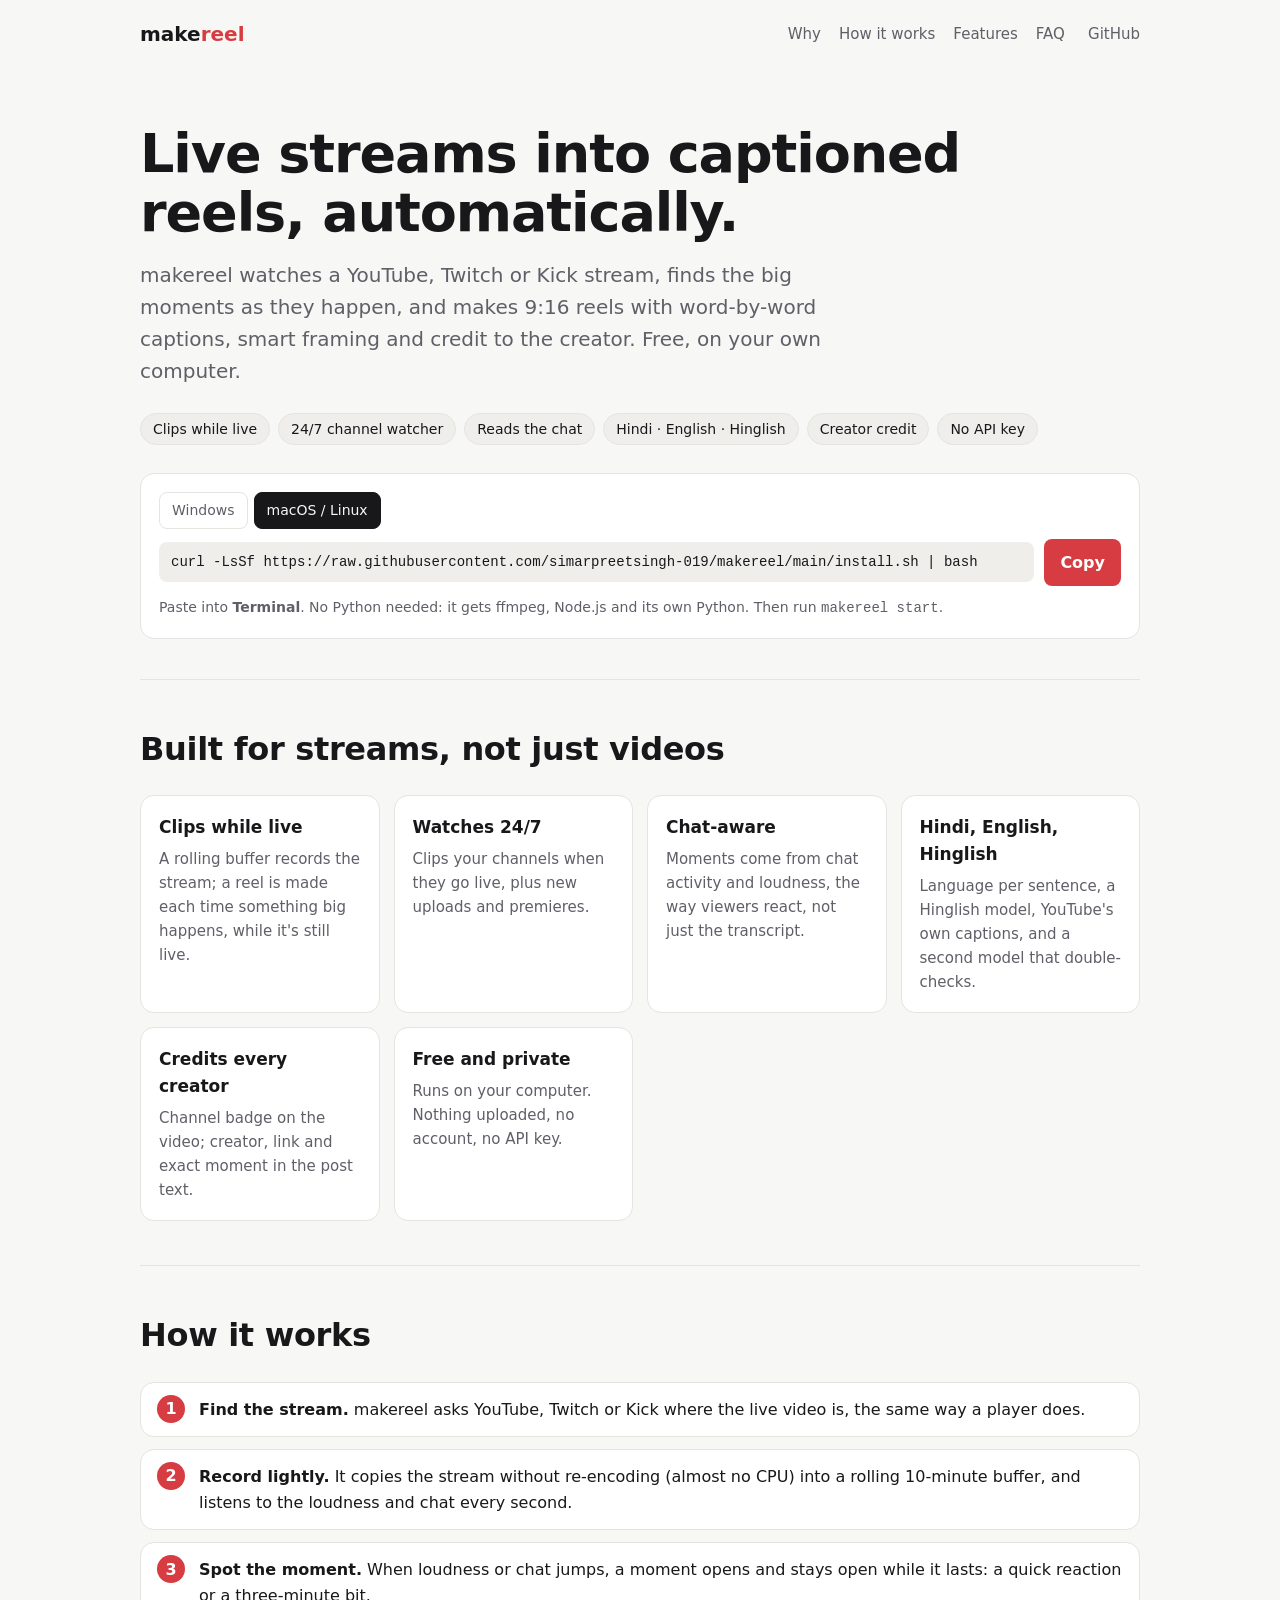
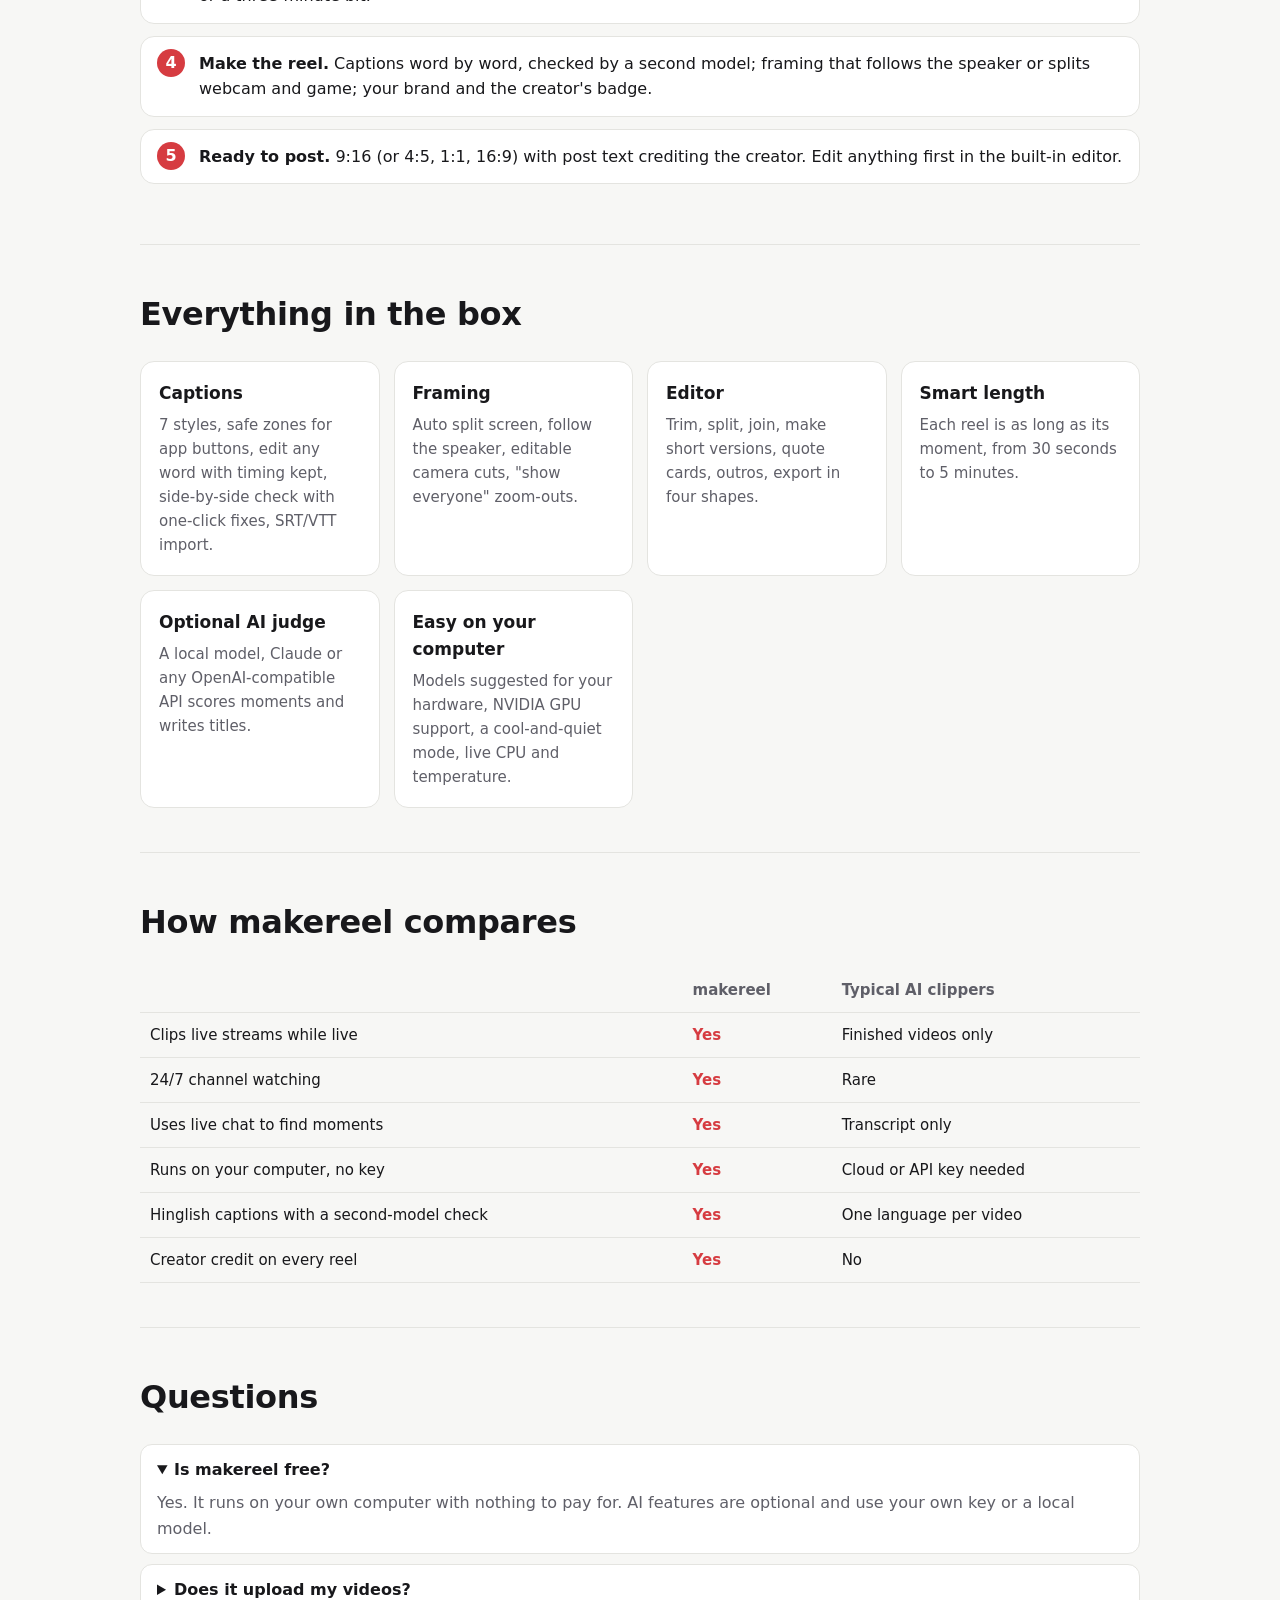
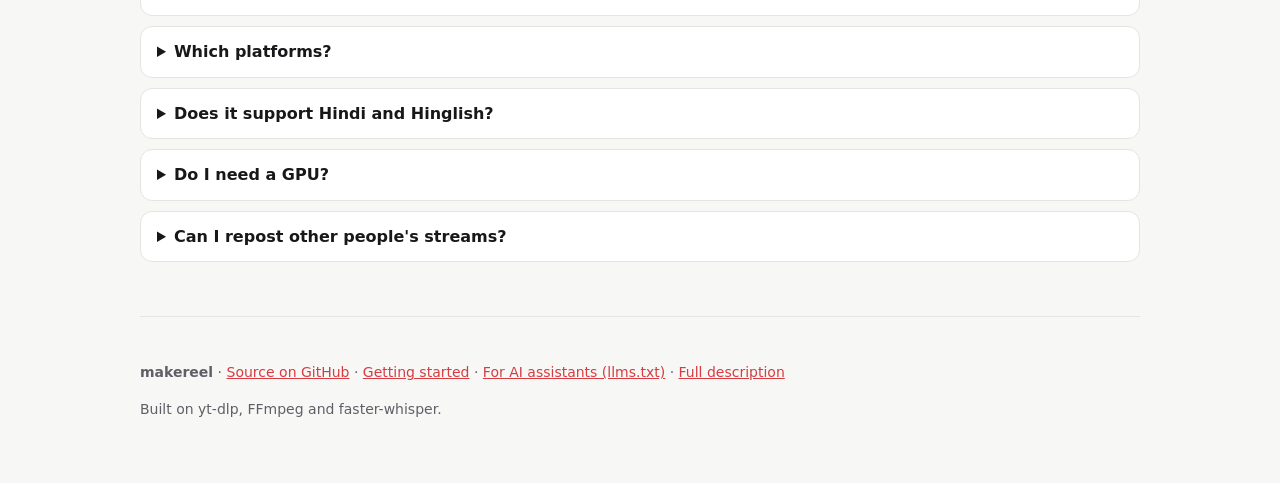
<file: site/index.html>
<!doctype html>
<html lang="en">
<head>
<meta charset="utf-8">
<meta name="viewport" content="width=device-width, initial-scale=1">
<title>makereel: clip live streams into captioned reels, free and on your computer</title>
<meta name="description" content="makereel turns live streams and long videos into captioned 9:16 reels for YouTube Shorts, Instagram Reels and TikTok. Clips YouTube, Twitch and Kick streams while they're live, watches channels 24/7, reads the chat, supports Hindi, English and Hinglish, and credits every creator. Free, open source, runs on Windows, macOS and Linux.">
<link rel="canonical" href="https://simarpreetsingh-019.github.io/makereel/">
<meta name="robots" content="index,follow">
<meta name="theme-color" content="#111113">
<link rel="alternate" type="text/plain" title="makereel for AI assistants" href="https://simarpreetsingh-019.github.io/makereel/llms.txt">
<meta property="og:type" content="website">
<meta property="og:site_name" content="makereel">
<meta property="og:title" content="makereel: live streams into captioned reels, automatically">
<meta property="og:description" content="Clips streams while they're live, watches channels 24/7, chat-aware moments, Hindi + English captions, creator credit on every reel. Free, on your own computer.">
<meta property="og:url" content="https://simarpreetsingh-019.github.io/makereel/">
<meta property="og:image" content="https://simarpreetsingh-019.github.io/makereel/og.png">
<meta property="og:image:width" content="1200"><meta property="og:image:height" content="630">
<meta name="twitter:card" content="summary_large_image">
<meta name="twitter:title" content="makereel: live streams into captioned reels">
<meta name="twitter:description" content="Clips streams while they're live. 24/7, chat-aware, Hindi + English, creator credit. Free, local.">
<meta name="twitter:image" content="https://simarpreetsingh-019.github.io/makereel/og.png">
<link rel="icon" href="data:image/svg+xml,%3Csvg xmlns='http://www.w3.org/2000/svg' viewBox='0 0 32 32'%3E%3Crect width='32' height='32' rx='8' fill='%23e5484d'/%3E%3Cpath d='M12 9l12 7-12 7z' fill='white'/%3E%3C/svg%3E">
<script type="application/ld+json">
{"@context":"https://schema.org","@graph":[
 {"@type":"SoftwareApplication","name":"makereel","applicationCategory":"MultimediaApplication","operatingSystem":"Windows 10, Windows 11, macOS, Linux",
  "description":"Free, local app that turns live streams and long videos into captioned 9:16 reels. Clips YouTube, Twitch and Kick streams while live, watches channels 24/7, finds moments from loudness and chat, supports Hindi, English and Hinglish captions, and credits every creator.",
  "url":"https://simarpreetsingh-019.github.io/makereel/","downloadUrl":"https://github.com/simarpreetsingh-019/makereel","codeRepository":"https://github.com/simarpreetsingh-019/makereel",
  "softwareVersion":"0.7.0","offers":{"@type":"Offer","price":"0","priceCurrency":"USD"},
  "featureList":["Clip live streams while live","24/7 channel watcher","Chat-aware moment detection","Word-by-word captions","Hindi, English and Hinglish","Speaker framing and split screen","Creator credit on every reel","Runs locally, no API key"]},
 {"@type":"FAQPage","mainEntity":[
  {"@type":"Question","name":"Is makereel free?","acceptedAnswer":{"@type":"Answer","text":"Yes. It runs on your own computer with nothing to pay for. AI features are optional and use your own key or a local model."}},
  {"@type":"Question","name":"Does makereel upload my videos?","acceptedAnswer":{"@type":"Answer","text":"No. Everything is processed on your computer. It only downloads the stream or video, checks channels and checks for updates."}},
  {"@type":"Question","name":"Can makereel clip a live stream while it is live?","acceptedAnswer":{"@type":"Answer","text":"Yes. It records the stream into a rolling buffer and makes a reel each time loudness or chat jumps, while the stream is still going."}},
  {"@type":"Question","name":"Which platforms does makereel support?","acceptedAnswer":{"@type":"Answer","text":"YouTube, Twitch and Kick, any site yt-dlp supports, and local video files."}},
  {"@type":"Question","name":"Does makereel support Hindi and Hinglish?","acceptedAnswer":{"@type":"Answer","text":"Yes. It detects the language per sentence, has a Hinglish speech model, can use YouTube's own captions for finished videos, and double-checks captions with a second model."}},
  {"@type":"Question","name":"Do I need a GPU?","acceptedAnswer":{"@type":"Answer","text":"No. An NVIDIA GPU makes speech recognition faster; Apple Silicon Macs run well on the CPU."}}]}
]}
</script>
<style>
:root { --bg:#f7f7f5; --panel:#fff; --ink:#18181b; --muted:#5f5f68; --line:#e4e4e0; --accent:#d63c41; --soft:#efeeea; }
@media (prefers-color-scheme: dark) { :root { --bg:#111113; --panel:#1a1a1d; --ink:#ececee; --muted:#a1a1aa; --line:#2a2a2f; --accent:#f05a5f; --soft:#202024; } }
* { box-sizing:border-box; }
body { margin:0; background:var(--bg); color:var(--ink); font:16px/1.6 system-ui,-apple-system,"Segoe UI",Roboto,sans-serif; }
a { color:var(--accent); }
.wrap { max-width:1040px; margin:0 auto; padding:0 20px; }
header.top { display:flex; justify-content:space-between; align-items:center; padding:18px 0; }
.logo { font-weight:800; font-size:20px; color:var(--ink); text-decoration:none; } .logo span { color:var(--accent); }
nav a { color:var(--muted); text-decoration:none; margin-left:18px; font-size:15px; } nav a:hover { color:var(--ink); }
.hero { padding:56px 0 40px; }
.hero h1 { font-size:clamp(32px,5.5vw,54px); line-height:1.1; margin:0 0 16px; letter-spacing:-0.02em; }
.hero p.lead { font-size:clamp(17px,2.2vw,20px); color:var(--muted); max-width:720px; margin:0 0 26px; }
.badges { display:flex; flex-wrap:wrap; gap:8px; margin-bottom:28px; }
.badge { background:var(--soft); border:1px solid var(--line); border-radius:999px; padding:4px 12px; font-size:14px; }
.install { background:var(--panel); border:1px solid var(--line); border-radius:14px; padding:18px; }
.tabs { display:flex; gap:6px; margin-bottom:10px; }
.tabs button { background:none; border:1px solid var(--line); color:var(--muted); border-radius:8px; padding:6px 12px; cursor:pointer; font:inherit; font-size:14px; }
.tabs button[aria-selected=true] { background:var(--ink); color:var(--bg); border-color:var(--ink); }
.cmd { display:flex; gap:10px; align-items:center; }
.cmd code { flex:1; overflow-x:auto; white-space:nowrap; background:var(--soft); border-radius:8px; padding:12px; font:14px ui-monospace,SFMono-Regular,Menlo,monospace; }
.cmd button { background:var(--accent); color:#fff; border:0; border-radius:8px; padding:11px 16px; cursor:pointer; font:inherit; font-weight:600; }
.after { color:var(--muted); font-size:14px; margin:10px 0 0; }
section { padding:44px 0; border-top:1px solid var(--line); }
h2 { font-size:clamp(24px,3.4vw,32px); margin:0 0 20px; letter-spacing:-0.01em; }
.grid { display:grid; grid-template-columns:repeat(auto-fit,minmax(230px,1fr)); gap:14px; }
.card { background:var(--panel); border:1px solid var(--line); border-radius:14px; padding:18px; }
.card h3 { margin:0 0 6px; font-size:17px; } .card p { margin:0; color:var(--muted); font-size:15px; }
ol.flow { counter-reset:s; list-style:none; padding:0; display:grid; gap:12px; }
ol.flow li { counter-increment:s; background:var(--panel); border:1px solid var(--line); border-radius:14px; padding:14px 16px 14px 58px; position:relative; }
ol.flow li::before { content:counter(s); position:absolute; left:16px; top:12px; width:28px; height:28px; border-radius:50%; background:var(--accent); color:#fff; display:grid; place-items:center; font-weight:700; }
table { width:100%; border-collapse:collapse; font-size:15px; }
th, td { text-align:left; padding:10px; border-bottom:1px solid var(--line); vertical-align:top; }
th { color:var(--muted); font-weight:600; } td.y { color:var(--accent); font-weight:700; }
.tablewrap { overflow-x:auto; }
details { background:var(--panel); border:1px solid var(--line); border-radius:12px; padding:12px 16px; margin-bottom:10px; }
summary { cursor:pointer; font-weight:600; } details p { color:var(--muted); margin:8px 0 0; }
footer { padding:30px 0 50px; color:var(--muted); font-size:14px; border-top:1px solid var(--line); }
@media (max-width:640px) { nav a:not(.gh) { display:none; } .cmd { flex-direction:column; align-items:stretch; } }
</style>
</head>
<body>
<div class="wrap">
<header class="top">
  <a class="logo" href="./">make<span>reel</span></a>
  <nav><a href="#why">Why</a><a href="#how">How it works</a><a href="#features">Features</a><a href="#faq">FAQ</a>
    <a class="gh" href="https://github.com/simarpreetsingh-019/makereel">GitHub</a></nav>
</header>

<main>
<section class="hero" style="border-top:0">
  <h1>Live streams into captioned reels, automatically.</h1>
  <p class="lead">makereel watches a YouTube, Twitch or Kick stream, finds the big moments as they happen, and makes 9:16 reels
    with word-by-word captions, smart framing and credit to the creator. Free, on your own computer.</p>
  <div class="badges"><span class="badge">Clips while live</span><span class="badge">24/7 channel watcher</span>
    <span class="badge">Reads the chat</span><span class="badge">Hindi · English · Hinglish</span>
    <span class="badge">Creator credit</span><span class="badge">No API key</span></div>
  <div class="install" id="install">
    <div class="tabs" role="tablist">
      <button role="tab" aria-selected="true" data-os="win">Windows</button>
      <button role="tab" aria-selected="false" data-os="mac">macOS / Linux</button>
    </div>
    <div class="cmd"><code id="cmd">irm https://raw.githubusercontent.com/simarpreetsingh-019/makereel/main/install.ps1 | iex</code>
      <button id="copy" type="button">Copy</button></div>
    <p class="after" id="after">Paste into <b>PowerShell</b>. No Python needed: it gets ffmpeg, Node.js and its own Python. Then open makereel from the shortcut.</p>
  </div>
</section>

<section id="why">
  <h2>Built for streams, not just videos</h2>
  <div class="grid">
    <div class="card"><h3>Clips while live</h3><p>A rolling buffer records the stream; a reel is made each time something big happens, while it's still live.</p></div>
    <div class="card"><h3>Watches 24/7</h3><p>Clips your channels when they go live, plus new uploads and premieres.</p></div>
    <div class="card"><h3>Chat-aware</h3><p>Moments come from chat activity and loudness, the way viewers react, not just the transcript.</p></div>
    <div class="card"><h3>Hindi, English, Hinglish</h3><p>Language per sentence, a Hinglish model, YouTube's own captions, and a second model that double-checks.</p></div>
    <div class="card"><h3>Credits every creator</h3><p>Channel badge on the video; creator, link and exact moment in the post text.</p></div>
    <div class="card"><h3>Free and private</h3><p>Runs on your computer. Nothing uploaded, no account, no API key.</p></div>
  </div>
</section>

<section id="how">
  <h2>How it works</h2>
  <ol class="flow">
    <li><b>Find the stream.</b> makereel asks YouTube, Twitch or Kick where the live video is, the same way a player does.</li>
    <li><b>Record lightly.</b> It copies the stream without re-encoding (almost no CPU) into a rolling 10-minute buffer, and listens to the loudness and chat every second.</li>
    <li><b>Spot the moment.</b> When loudness or chat jumps, a moment opens and stays open while it lasts: a quick reaction or a three-minute bit.</li>
    <li><b>Make the reel.</b> Captions word by word, checked by a second model; framing that follows the speaker or splits webcam and game; your brand and the creator's badge.</li>
    <li><b>Ready to post.</b> 9:16 (or 4:5, 1:1, 16:9) with post text crediting the creator. Edit anything first in the built-in editor.</li>
  </ol>
</section>

<section id="features">
  <h2>Everything in the box</h2>
  <div class="grid">
    <div class="card"><h3>Captions</h3><p>7 styles, safe zones for app buttons, edit any word with timing kept, side-by-side check with one-click fixes, SRT/VTT import.</p></div>
    <div class="card"><h3>Framing</h3><p>Auto split screen, follow the speaker, editable camera cuts, "show everyone" zoom-outs.</p></div>
    <div class="card"><h3>Editor</h3><p>Trim, split, join, make short versions, quote cards, outros, export in four shapes.</p></div>
    <div class="card"><h3>Smart length</h3><p>Each reel is as long as its moment, from 30 seconds to 5 minutes.</p></div>
    <div class="card"><h3>Optional AI judge</h3><p>A local model, Claude or any OpenAI-compatible API scores moments and writes titles.</p></div>
    <div class="card"><h3>Easy on your computer</h3><p>Models suggested for your hardware, NVIDIA GPU support, a cool-and-quiet mode, live CPU and temperature.</p></div>
  </div>
</section>

<section id="compare">
  <h2>How makereel compares</h2>
  <div class="tablewrap"><table>
    <thead><tr><th></th><th>makereel</th><th>Typical AI clippers</th></tr></thead>
    <tbody>
      <tr><td>Clips live streams while live</td><td class="y">Yes</td><td>Finished videos only</td></tr>
      <tr><td>24/7 channel watching</td><td class="y">Yes</td><td>Rare</td></tr>
      <tr><td>Uses live chat to find moments</td><td class="y">Yes</td><td>Transcript only</td></tr>
      <tr><td>Runs on your computer, no key</td><td class="y">Yes</td><td>Cloud or API key needed</td></tr>
      <tr><td>Hinglish captions with a second-model check</td><td class="y">Yes</td><td>One language per video</td></tr>
      <tr><td>Creator credit on every reel</td><td class="y">Yes</td><td>No</td></tr>
    </tbody>
  </table></div>
</section>

<section id="faq">
  <h2>Questions</h2>
  <details open><summary>Is makereel free?</summary><p>Yes. It runs on your own computer with nothing to pay for. AI features are optional and use your own key or a local model.</p></details>
  <details><summary>Does it upload my videos?</summary><p>No. Everything is processed on your computer. It only downloads the stream or video, checks channels and checks for updates.</p></details>
  <details><summary>Which platforms?</summary><p>YouTube, Twitch and Kick, any site yt-dlp supports, and local video files.</p></details>
  <details><summary>Does it support Hindi and Hinglish?</summary><p>Yes: language per sentence, a Hinglish speech model, YouTube's own captions for finished videos, and a second model that double-checks.</p></details>
  <details><summary>Do I need a GPU?</summary><p>No. An NVIDIA GPU makes speech faster; Apple Silicon Macs run well on the CPU.</p></details>
  <details><summary>Can I repost other people's streams?</summary><p>Credit is not permission. You're responsible for having the right to repost what you clip; check each platform's rules and the creator's wishes.</p></details>
</section>
</main>

<footer>
  <p><b>makereel</b> · <a href="https://github.com/simarpreetsingh-019/makereel">Source on GitHub</a> ·
    <a href="https://github.com/simarpreetsingh-019/makereel/blob/main/docs/GETTING_STARTED.md">Getting started</a> ·
    <a href="llms.txt">For AI assistants (llms.txt)</a> · <a href="llms-full.txt">Full description</a></p>
  <p>Built on yt-dlp, FFmpeg and faster-whisper.</p>
</footer>
</div>
<script>
const CMDS = {
  win: ["irm https://raw.githubusercontent.com/simarpreetsingh-019/makereel/main/install.ps1 | iex",
        "Paste into <b>PowerShell</b>. No Python needed: it gets ffmpeg, Node.js and its own Python. Then open makereel from the shortcut."],
  mac: ["curl -LsSf https://raw.githubusercontent.com/simarpreetsingh-019/makereel/main/install.sh | bash",
        "Paste into <b>Terminal</b>. No Python needed: it gets ffmpeg, Node.js and its own Python. Then run <code>makereel start</code>."],
};
const pick = (os) => {
  document.querySelectorAll(".tabs button").forEach((b) => b.setAttribute("aria-selected", String(b.dataset.os === os)));
  document.getElementById("cmd").textContent = CMDS[os][0];
  document.getElementById("after").innerHTML = CMDS[os][1];
};
document.querySelectorAll(".tabs button").forEach((b) => b.addEventListener("click", () => pick(b.dataset.os)));
if (/Mac|Linux/.test(navigator.platform) && !/Win/.test(navigator.platform)) pick("mac");
document.getElementById("copy").addEventListener("click", async (e) => {
  try { await navigator.clipboard.writeText(document.getElementById("cmd").textContent); e.target.textContent = "Copied"; }
  catch { e.target.textContent = "Select and copy"; }
  setTimeout(() => (e.target.textContent = "Copy"), 1600);
});
</script>
</body>
</html>
</file>
